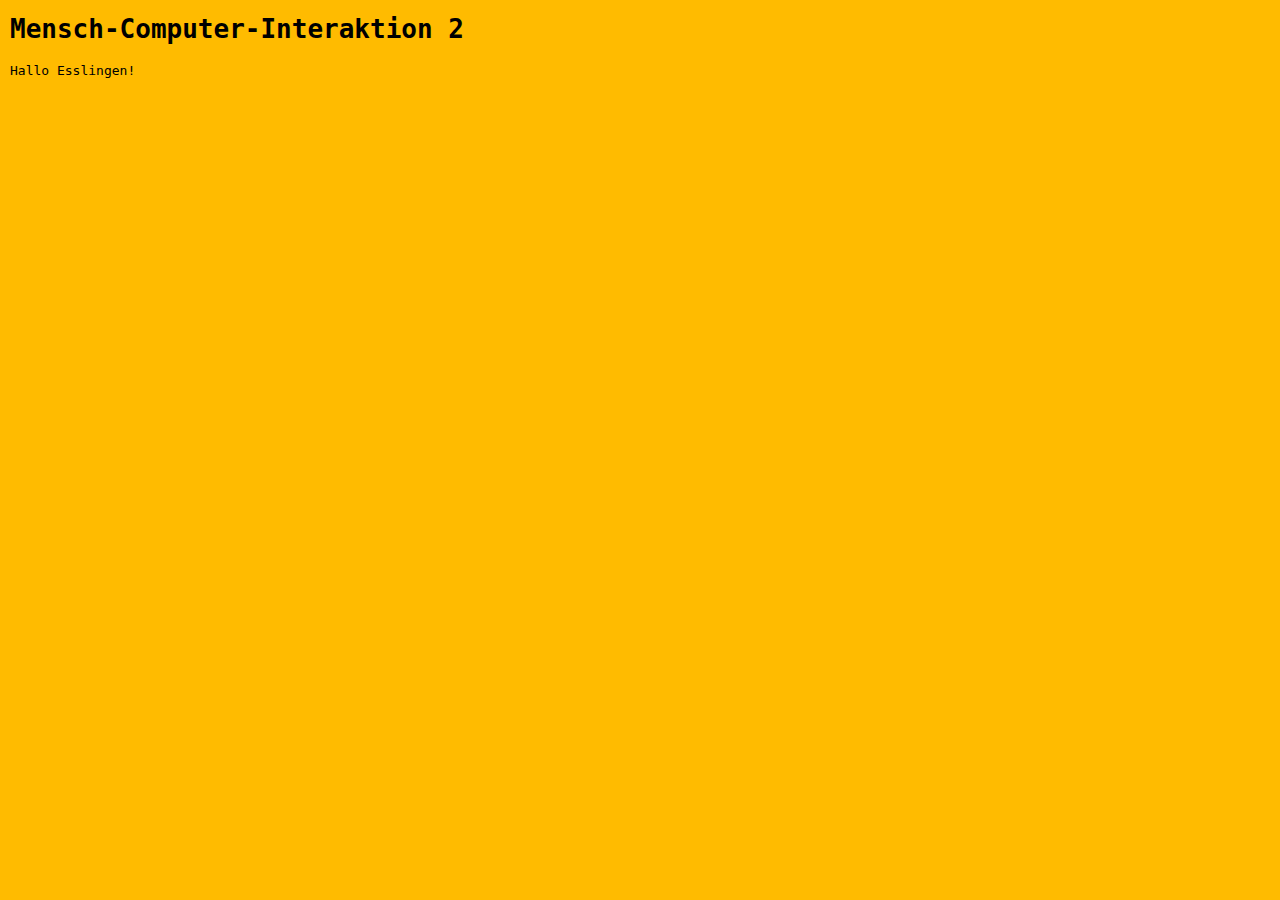
<file: 01_JavaScript_Basics/index.html>
﻿<!DOCTYPE html>
<html lang="en">

<head>
    <meta charset="utf-8">
    <meta name="viewport" content="width=device-width, initial-scale=1">
    <script type="module" src='main.mjs'></script>
    <title>JavaScript Beispiele</title>
    <link rel="stylesheet" href="css/style.css">
    <link rel="icon" type="image/x-icon" href="favicon.ico">
</head>

<body>
    <h1 class="test">
        Mensch-Computer-Interaktion 2
    </h1>
    Hallo Esslingen!
    <canvas id="canvas" width="800" height="600"></canvas>
</body>

</html>
</file>
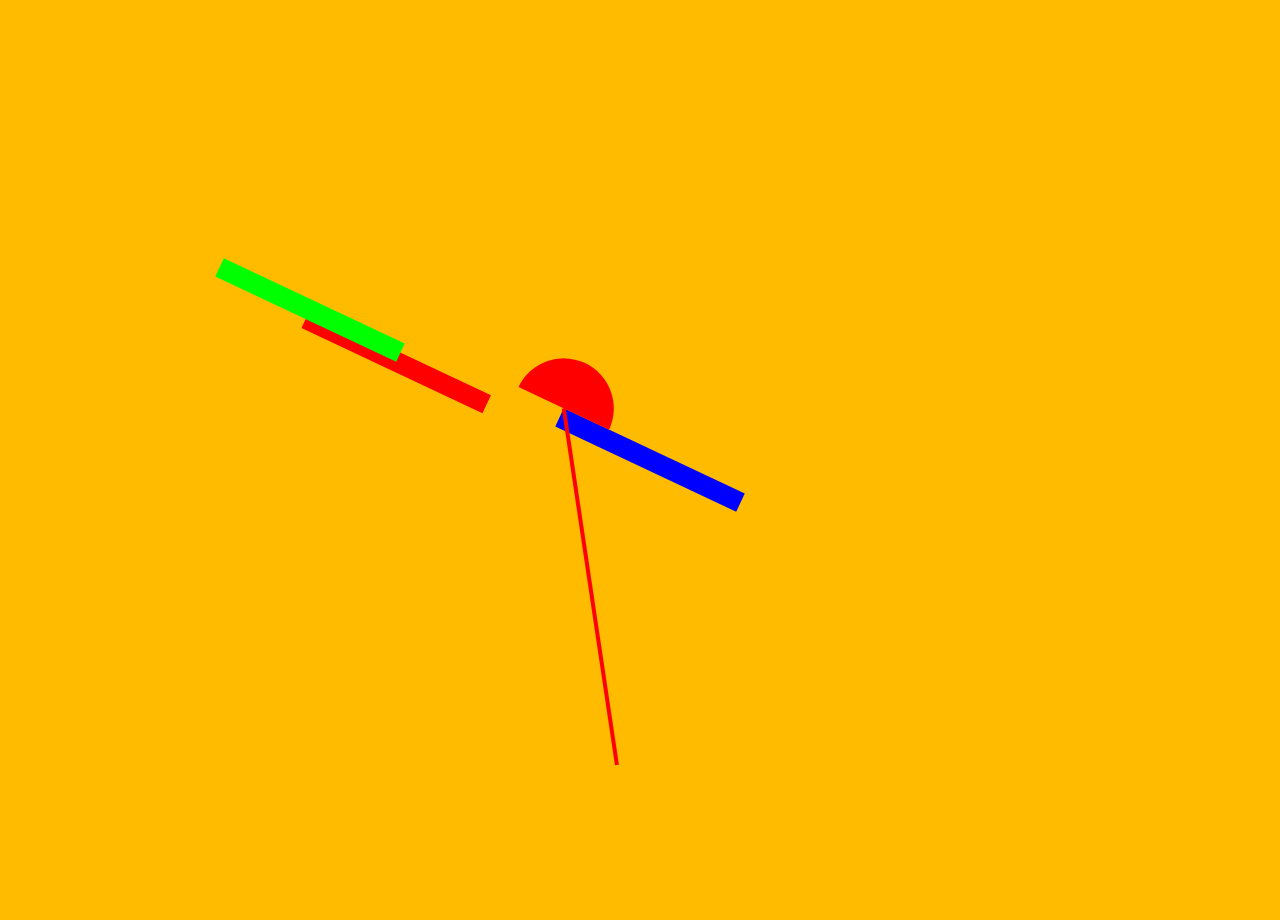
<file: 02_Canvas_Beispiele/index.html>
﻿<!DOCTYPE html>
<html lang="en">

<head>
    <meta charset="utf-8">
    <meta name="viewport" content="width=device-width, initial-scale=1">
    <link rel="shortcut icon" href="favicon.ico" />
    <script type="module" src='main.mjs'></script>
    <title>Canvas Beispiele</title>
    <link rel="stylesheet" href="css/style.css">
</head>

<body>
    <canvas id="cnv" width="800" height="600"></canvas>
</body>

</html>
</file>
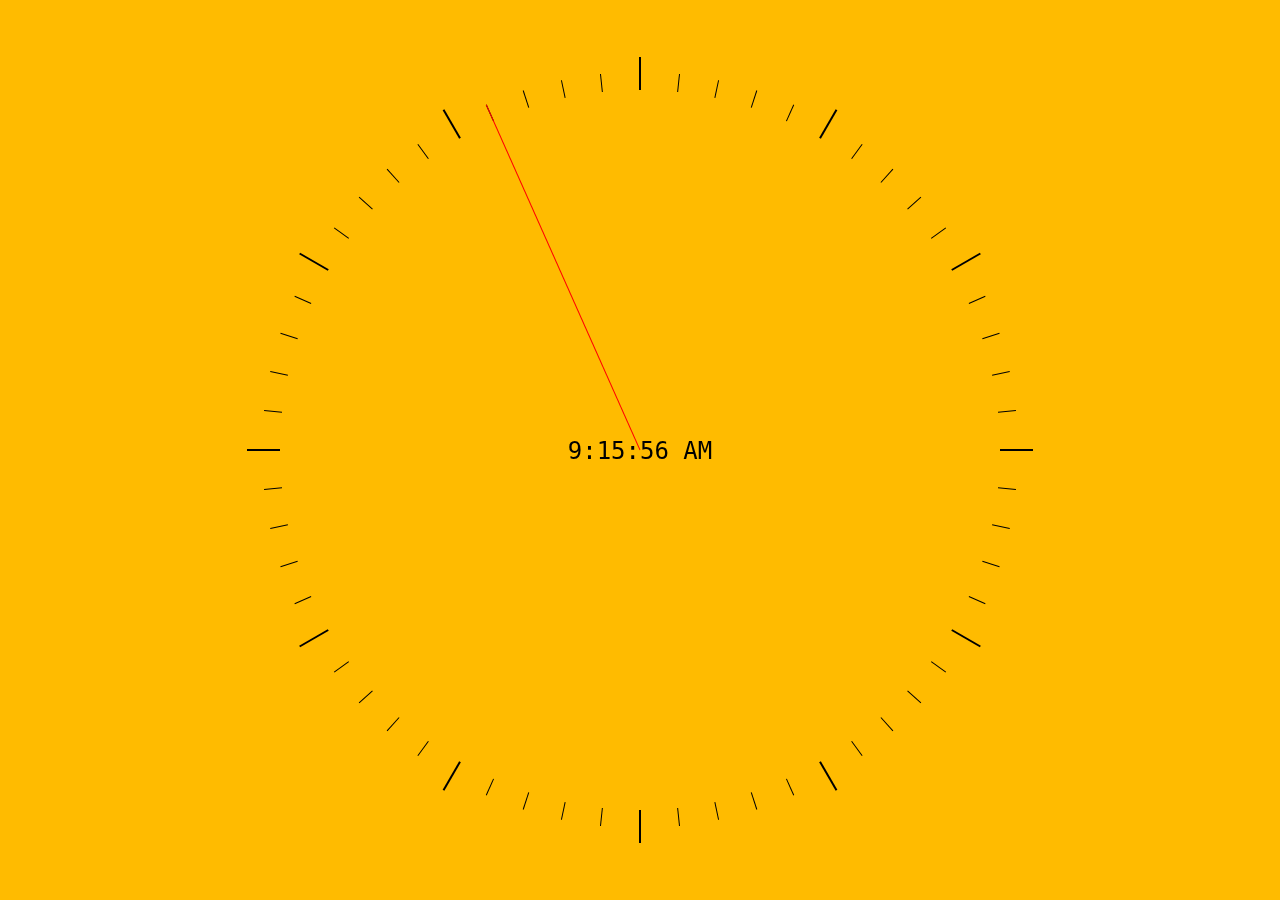
<file: 02_Canvas_Uhr/index.html>
﻿<!DOCTYPE html>
<html lang="en">

<head>
    <meta charset="utf-8">
    <meta name="viewport" content="width=device-width, initial-scale=1">
    <link rel="shortcut icon" href="favicon.ico" />
    <script type="module" src='main.mjs'></script>
    <title>Canvas Uhr</title>
    <link rel="stylesheet" href="css/style.css">
</head>

<body>
    <canvas id="cnv" width="800" height="600"></canvas>
</body>

</html>
</file>
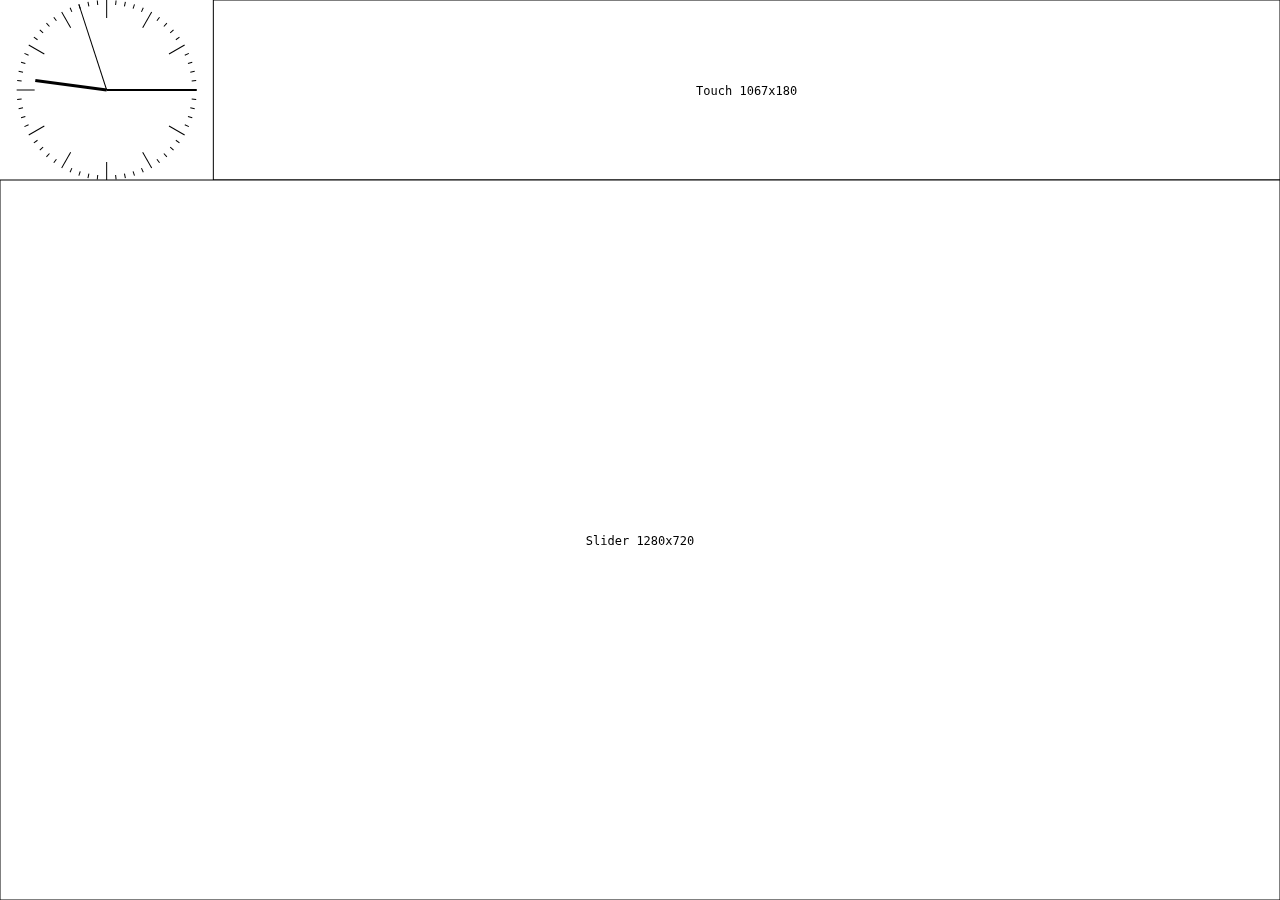
<file: 04_Interactive_Touch/index.html>
﻿<!DOCTYPE html>
<html lang="en">

<head>
    <meta charset="utf-8">
    <meta name="viewport" content="width=device-width, initial-scale=1">
    <link rel="shortcut icon" href="favicon.ico" />
    <script type="module" src='main.mjs'></script>
    <title>04. Touch</title>
    <link rel="stylesheet" href="css/style.css">
</head>

<body>
    <canvas id="cnv" width="800" height="600"></canvas>
</body>

</html>
</file>
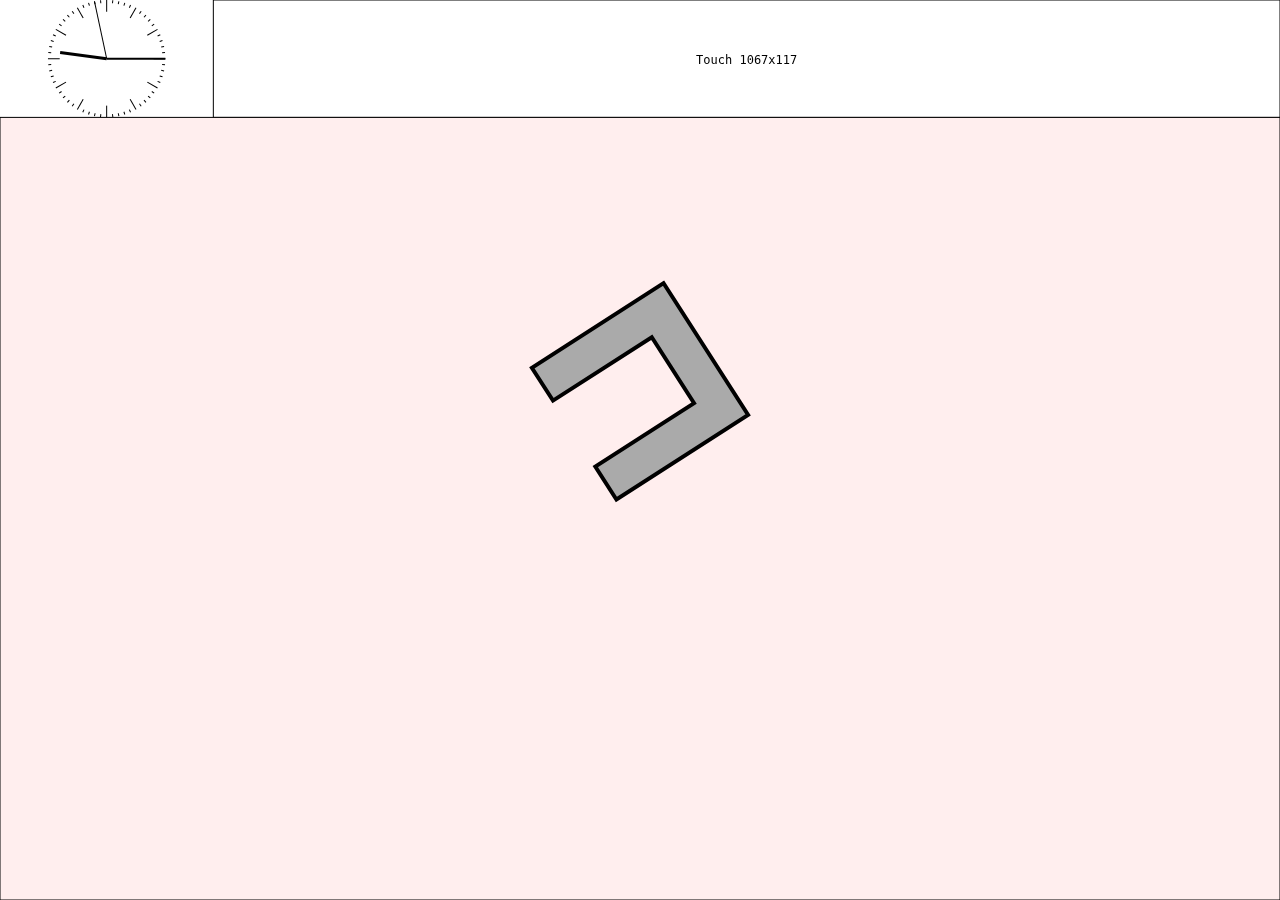
<file: 04_Interactive_Touch_Move/index.html>
﻿<!DOCTYPE html>
<html lang="en">

<head>
    <meta charset="utf-8">
    <meta name="viewport" content="width=device-width, initial-scale=1">
    <link rel="shortcut icon" href="favicon.ico" />
    <script type="module" src='main.mjs'></script>
    <title>04. Touch U</title>
    <link rel="stylesheet" href="css/style.css">
</head>

<body>
    <canvas id="cnv" width="800" height="600"></canvas>
</body>

</html>
</file>
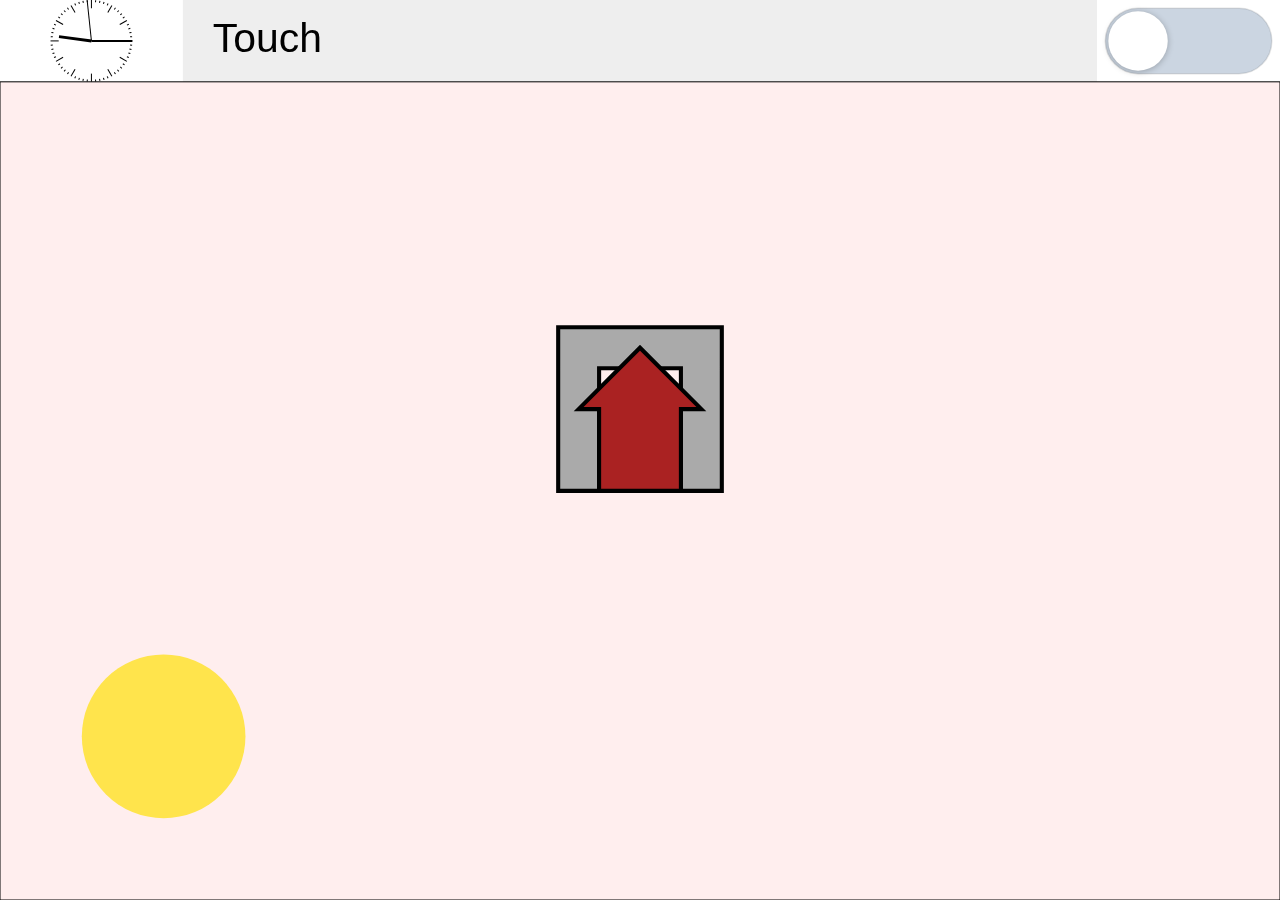
<file: 05_Interactive_Touch_Joystick/index.html>
﻿<!DOCTYPE html>
<html lang="en">

<head>
    <meta charset="utf-8">
    <meta name="viewport" content="width=device-width, initial-scale=1">
    <link rel="shortcut icon" href="favicon.ico" />
    <script type="module" src='main.mjs'></script>
    <title>05. Touch Joystick</title>
    <link rel="stylesheet" href="css/style.css">
</head>

<body>
    <canvas id="cnv" width="800" height="600"></canvas>
</body>

</html>
</file>
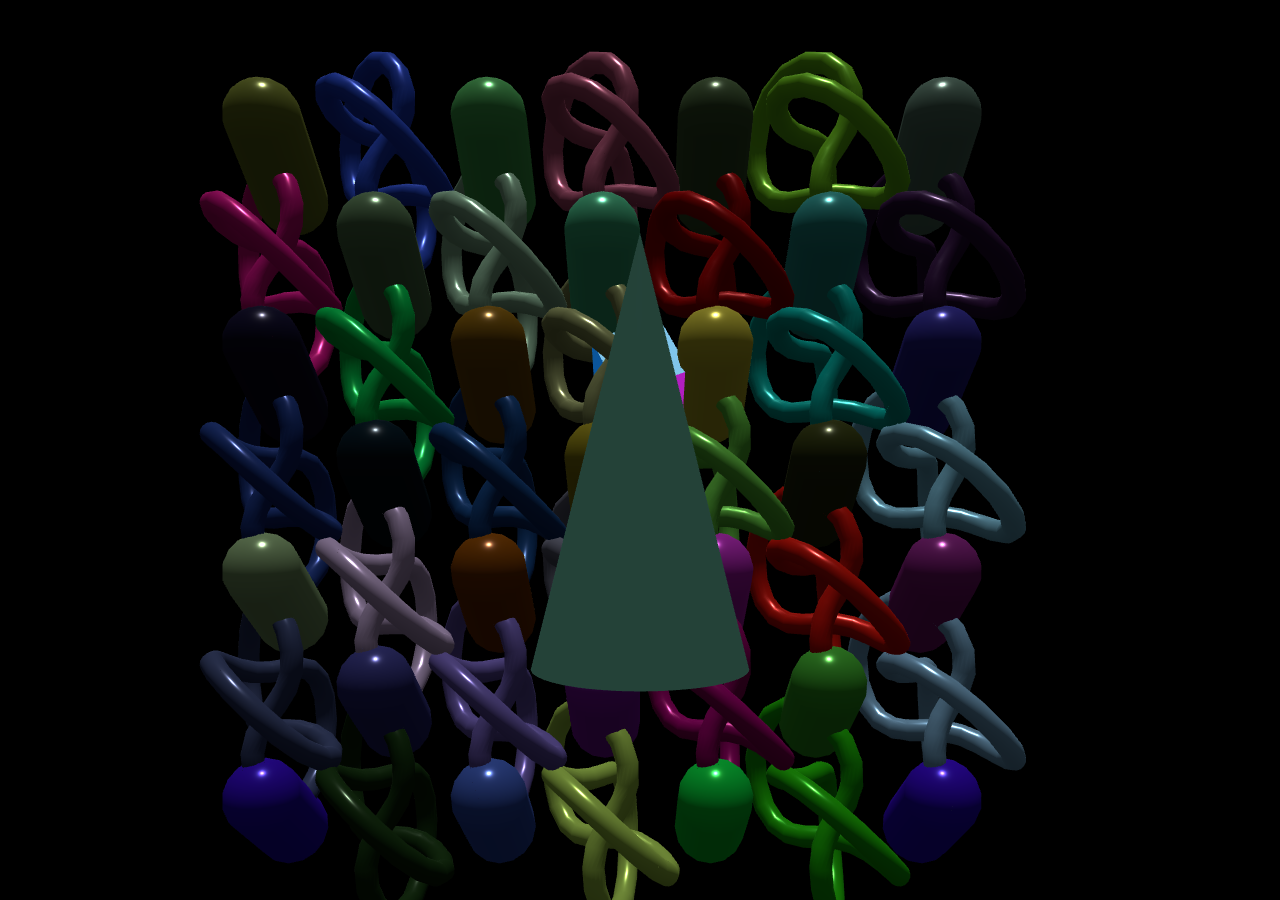
<file: 20_ThreeJS_Intro/index.html>
<!DOCTYPE html>
<html lang="en">

<head>
    <link rel="shortcut icon" href="favicon.ico" />
    <title>Vorlesung zu Three.js</title>
    <meta charset="utf-8">
    <meta name="viewport" content="width=device-width, initial-scale=1.0, user-scalable=no">
    <link type="text/css" rel="stylesheet" href="style.css">
</head>

<body>
    <script type="module" src="app.mjs"></script>
</body>

</html>
</file>
<file: 01_JavaScript_Basics/css/style.css>
body {
	margin: 10px;
	background-color: #ffbb00;
	color: #000;
	font-family: Monospace;
	font-size: 13px;
	line-height: 24px;
}

canvas {
	display: block;
}
</file>
<file: 02_Canvas_Beispiele/css/style.css>
body {
	margin: 10px;
	background-color: #ffbb00;
	color: #000;
	font-family: Monospace;
	font-size: 13px;
	line-height: 24px;
}

canvas {
	display: block;
}
</file>
<file: 02_Canvas_Uhr/css/style.css>
body {
	background-color: #ffbb00;
	color: #000;
	font-family: Monospace;
	font-size: 13px;
	line-height: 24px;
	margin: 0px;
}

canvas {
	display: block;
}
</file>
<file: 04_Interactive_Touch/css/style.css>
body {
	margin: 0px;
	background-color: #ffbb00;
	color: #000;
	font-family: Monospace;
	font-size: 13px;
	line-height: 24px;
}

canvas {
	display: block;
}
</file>
<file: 04_Interactive_Touch_Move/css/style.css>
body {
	margin: 0px;
	background-color: #ffbb00;
	color: #000;
	font-family: Monospace;
	font-size: 13px;
	line-height: 24px;
}

canvas {
	display: block;
}
</file>
<file: 05_Interactive_Touch_Joystick/css/style.css>
body {
	margin: 0px;
	background-color: #ffbb00;
	color: #000;
	font-family: Monospace;
	font-size: 13px;
	line-height: 24px;
}

canvas {
	display: block;
}
</file>
<file: 20_ThreeJS_Intro/style.css>
body {
	margin: 0;
	background-color: #000;
	color: #fff;
	font-family: Monospace;
	font-size: 13px;
	line-height: 24px;
}

a {
	color: #ff0;
	text-decoration: none;
}

a:hover {
	text-decoration: underline;
}

button {
	cursor: pointer;
	text-transform: uppercase;
}

canvas {
	display: block;
}

#info {
	position: absolute;
	top: 0px;
	width: 100%;
	padding: 10px;
	box-sizing: border-box;
	text-align: center;
	z-index: 1; /* TODO Solve this in HTML */
}

.dg.ac {
	z-index: 2 !important; /* TODO Solve this in HTML */
}
</file>
